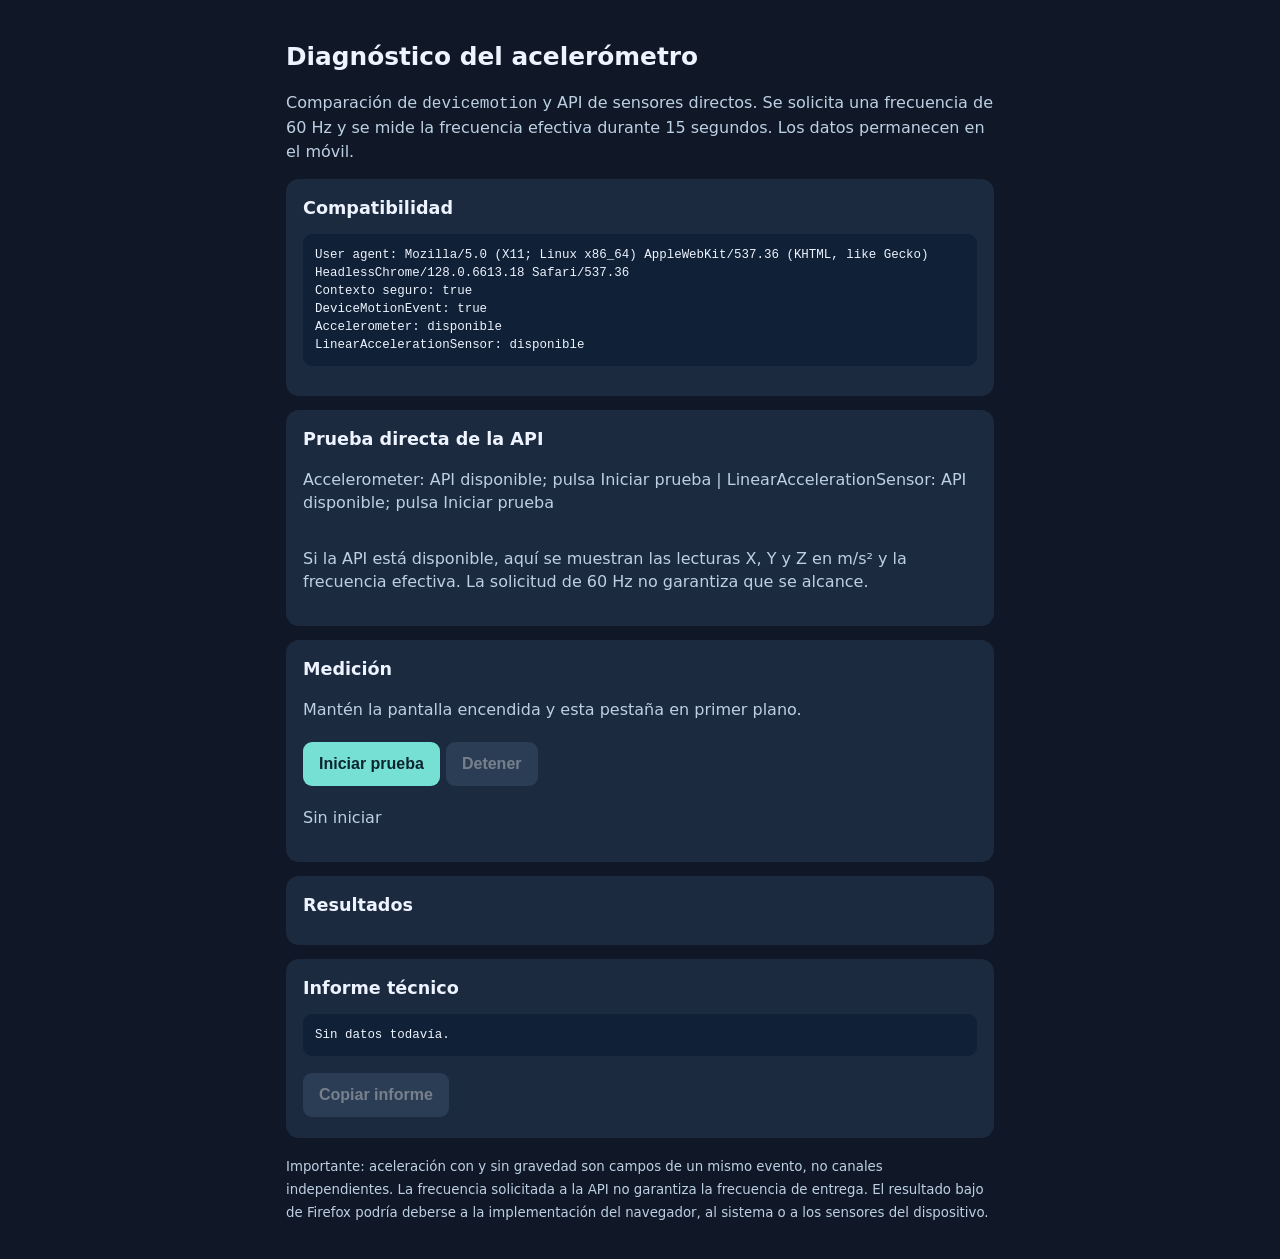
<file: diagnostico-acelerometro.html>
<!doctype html>
<html lang="es"><head><meta charset="utf-8"><meta name="viewport" content="width=device-width,initial-scale=1">
<title>Diagnóstico acelerómetro — Pasarelas UPM</title>
<style>
:root{color-scheme:dark}*{box-sizing:border-box}body{font:16px/1.45 system-ui,sans-serif;background:#101827;color:#edf3ff;margin:0}
main{max-width:740px;margin:auto;padding:22px 16px}h1{font-size:1.55rem}h2{font-size:1.1rem;margin:0 0 10px}
p,.muted{color:#bdd0e3}.panel{background:#1b2a3e;padding:17px;border-radius:13px;margin:14px 0}
button{border:0;border-radius:9px;background:#77e0d4;color:#0a2431;padding:13px 16px;margin:4px 6px 4px 0;font-size:1rem;font-weight:700}button:disabled{opacity:.4}
.secondary{background:#455b77;color:#fff}.grid{display:grid;grid-template-columns:repeat(auto-fit,minmax(190px,1fr));gap:10px}
.tile{padding:12px;background:#102036;border-radius:9px}.tile strong{font-size:1.6rem;display:block}
small{color:#bdd0e3}pre{white-space:pre-wrap;overflow-wrap:anywhere;background:#102036;padding:12px;border-radius:9px;font-size:.78rem}
</style></head><body><main>
<h1>Diagnóstico del acelerómetro</h1>
<p>Comparación de <code>devicemotion</code> y API de sensores directos. Se solicita una frecuencia de 60 Hz y se mide la frecuencia efectiva durante 15 segundos. Los datos permanecen en el móvil.</p>
<section class="panel"><h2>Compatibilidad</h2><pre id="support"></pre></section>
<section class="panel"><h2>Prueba directa de la API</h2><p id="apiStatus" aria-live="polite">Comprobando disponibilidad...</p><div id="apiReadings" class="grid"></div><p class="muted">Si la API está disponible, aquí se muestran las lecturas X, Y y Z en m/s² y la frecuencia efectiva. La solicitud de 60 Hz no garantiza que se alcance.</p></section>
<section class="panel"><h2>Medición</h2><p>Mantén la pantalla encendida y esta pestaña en primer plano.</p>
<button id="start">Iniciar prueba</button><button id="stop" class="secondary" disabled>Detener</button>
<p id="progress" aria-live="polite">Sin iniciar</p></section>
<section class="panel"><h2>Resultados</h2><div id="results" class="grid"></div></section>
<section class="panel"><h2>Informe técnico</h2><pre id="report">Sin datos todavía.</pre>
<button id="copy" class="secondary" disabled>Copiar informe</button></section>
<p><small>Importante: aceleración con y sin gravedad son campos de un mismo evento, no canales independientes. La frecuencia solicitada a la API no garantiza la frecuencia de entrega. El resultado bajo de Firefox podría deberse a la implementación del navegador, al sistema o a los sensores del dispositivo.</small></p>
</main><script>
'use strict';
const el=id=>document.getElementById(id), names=['Accelerometer','LinearAccelerationSensor'];
const support=['User agent: '+navigator.userAgent,'Contexto seguro: '+isSecureContext,'DeviceMotionEvent: '+(typeof DeviceMotionEvent!=='undefined'),...names.map(n=>n+': '+(typeof window[n]==='function'?'disponible':'NO disponible'))].join('\n');
el('support').textContent=support;
el('apiStatus').textContent=names.map(n=>n+': '+(typeof window[n]==='function'?'API disponible; pulsa Iniciar prueba':'NO disponible en este navegador')).join(' | ');
let running=false, timeout=null, streams=[], listener=null, buckets={}, errors=[], started=0, saved='';
function bucket(){return {t:[],valid:0,reported:[],last:null}}
function record(b,valid,reported,xyz){b.t.push(performance.now());if(valid)b.valid++;if(Number.isFinite(reported))b.reported.push(reported);if(xyz)b.last=xyz; }
function calc(b){
 const ts=b.t, diffs=[];for(let i=1;i<ts.length;i++)diffs.push(ts[i]-ts[i-1]);diffs.sort((a,b)=>a-b);
 const hz=ts.length>1?1000*(ts.length-1)/(ts[ts.length-1]-ts[0]):NaN;
 const median=diffs.length?diffs[Math.floor(diffs.length/2)]:NaN;
 const p95=diffs.length?diffs[Math.min(diffs.length-1,Math.ceil(.95*diffs.length)-1)]:NaN;
 const interval=b.reported.length?b.reported.reduce((a,c)=>a+c,0)/b.reported.length:NaN;
 return {count:ts.length,valid:b.valid,hz,median,p95,interval}
}
function num(n){return Number.isFinite(n)?n.toFixed(2):'N/D'}
function render(){
 el('results').replaceChildren();el('apiReadings').replaceChildren();
 for(const [name,b] of Object.entries(buckets)){
  const s=calc(b),box=document.createElement('div');box.className='tile';
  const title=document.createElement('small');title.textContent=name;
  const value=document.createElement('strong');value.textContent=num(s.hz)+' Hz';
  const more=document.createElement('small');more.textContent=s.count+' eventos; '+s.valid+' válidos; mediana '+num(s.median)+' ms; p95 '+num(s.p95)+' ms';
  box.append(title,value,more);el('results').append(box);
  if(name.includes('(solicitado 60 Hz)')){const direct=document.createElement('div');direct.className='tile';const vals=b.last;direct.textContent=name+'\nFrecuencia real: '+num(s.hz)+' Hz\n'+(vals?'X: '+num(vals[0])+' m/s² | Y: '+num(vals[1])+' m/s² | Z: '+num(vals[2])+' m/s²':'Sin lecturas directas todavía');direct.style.whiteSpace='pre-line';el('apiReadings').append(direct)}
 }
}
async function start(){
 if(running)return;
 running=true;errors=[];streams=[];buckets={'devicemotion':bucket(),'con gravedad (mismo evento)':bucket(),'sin gravedad (mismo evento)':bucket()};
 el('start').disabled=true;el('stop').disabled=false;el('copy').disabled=true;el('progress').textContent='Solicitando permisos...';
 if(typeof DeviceMotionEvent!=='undefined'){
  let allowed=true;
  if(typeof DeviceMotionEvent.requestPermission==='function'){
   try{allowed=(await DeviceMotionEvent.requestPermission())==='granted'}catch(e){allowed=false;errors.push('Permiso devicemotion: '+e.name+': '+e.message)}
  }
  if(allowed&&running){
   listener=e=>{
    record(buckets.devicemotion,true,e.interval);
    record(buckets['con gravedad (mismo evento)'],!!(e.accelerationIncludingGravity&&Number.isFinite(e.accelerationIncludingGravity.x)));
    record(buckets['sin gravedad (mismo evento)'],!!(e.acceleration&&Number.isFinite(e.acceleration.x)));
   };
   window.addEventListener('devicemotion',listener);
  }else errors.push('Permiso devicemotion no concedido');
 }else errors.push('DeviceMotionEvent no disponible');
 for(const name of names){
  if(!running)break;
  if(typeof window[name]!=='function'){errors.push(name+': constructor no disponible');continue}
  const b=bucket();buckets[name+' (solicitado 60 Hz)']=b;
  try{
   const sensor=new window[name]({frequency:60});
   sensor.addEventListener('reading',()=>{const xyz=[sensor.x,sensor.y,sensor.z];record(b,xyz.every(Number.isFinite),undefined,xyz)});
   sensor.addEventListener('error',e=>errors.push(name+': '+(e.error?.name||'error')+': '+(e.error?.message||'')));
   sensor.start();streams.push(sensor)
  }catch(e){errors.push(name+': '+e.name+': '+e.message)}
 }
 el('apiStatus').textContent=names.map(n=>n+': '+(typeof window[n]==='function'?'constructor disponible':'no implementada')).join(' | ');if(!names.some(n=>typeof window[n]==='function'))el('apiReadings').textContent='Firefox no expone estas API; no se pueden obtener lecturas directas con ellas.';
 started=performance.now();
 const tick=()=>{
  if(!running)return;
  const sec=(performance.now()-started)/1000;
  el('progress').textContent='Midiendo: '+Math.min(sec,15).toFixed(1)+' / 15 s';
  render();
  if(sec>=15)stop();else timeout=setTimeout(tick,500);
 };
 tick()
}
function stop(){
 if(!running)return;running=false;clearTimeout(timeout);
 if(listener){window.removeEventListener('devicemotion',listener);listener=null}
 for(const sensor of streams){try{sensor.stop()}catch(e){}}
 streams=[];
 el('start').disabled=false;el('stop').disabled=true;el('copy').disabled=false;
 el('progress').textContent='Prueba terminada';
 render();
 const lines=[support,'','Duración aproximada: '+num((performance.now()-started)/1000)+' s',''];
 for(const [name,b] of Object.entries(buckets)){const s=calc(b);lines.push(name+': '+num(s.hz)+' Hz; '+s.count+' eventos; '+s.valid+' válidos; dt mediano '+num(s.median)+' ms; dt p95 '+num(s.p95)+' ms; event.interval medio '+num(s.interval)+' ms')}
 lines.push('','Errores / disponibilidad:',...(errors.length?errors:['Sin errores comunicados']));
 saved=lines.join('\n');el('report').textContent=saved
}
el('start').addEventListener('click',start);el('stop').addEventListener('click',stop);
el('copy').addEventListener('click',async()=>{try{await navigator.clipboard.writeText(saved);el('copy').textContent='Copiado'}catch(e){el('copy').textContent='No se pudo copiar'}});
</script></body></html>
</file>
